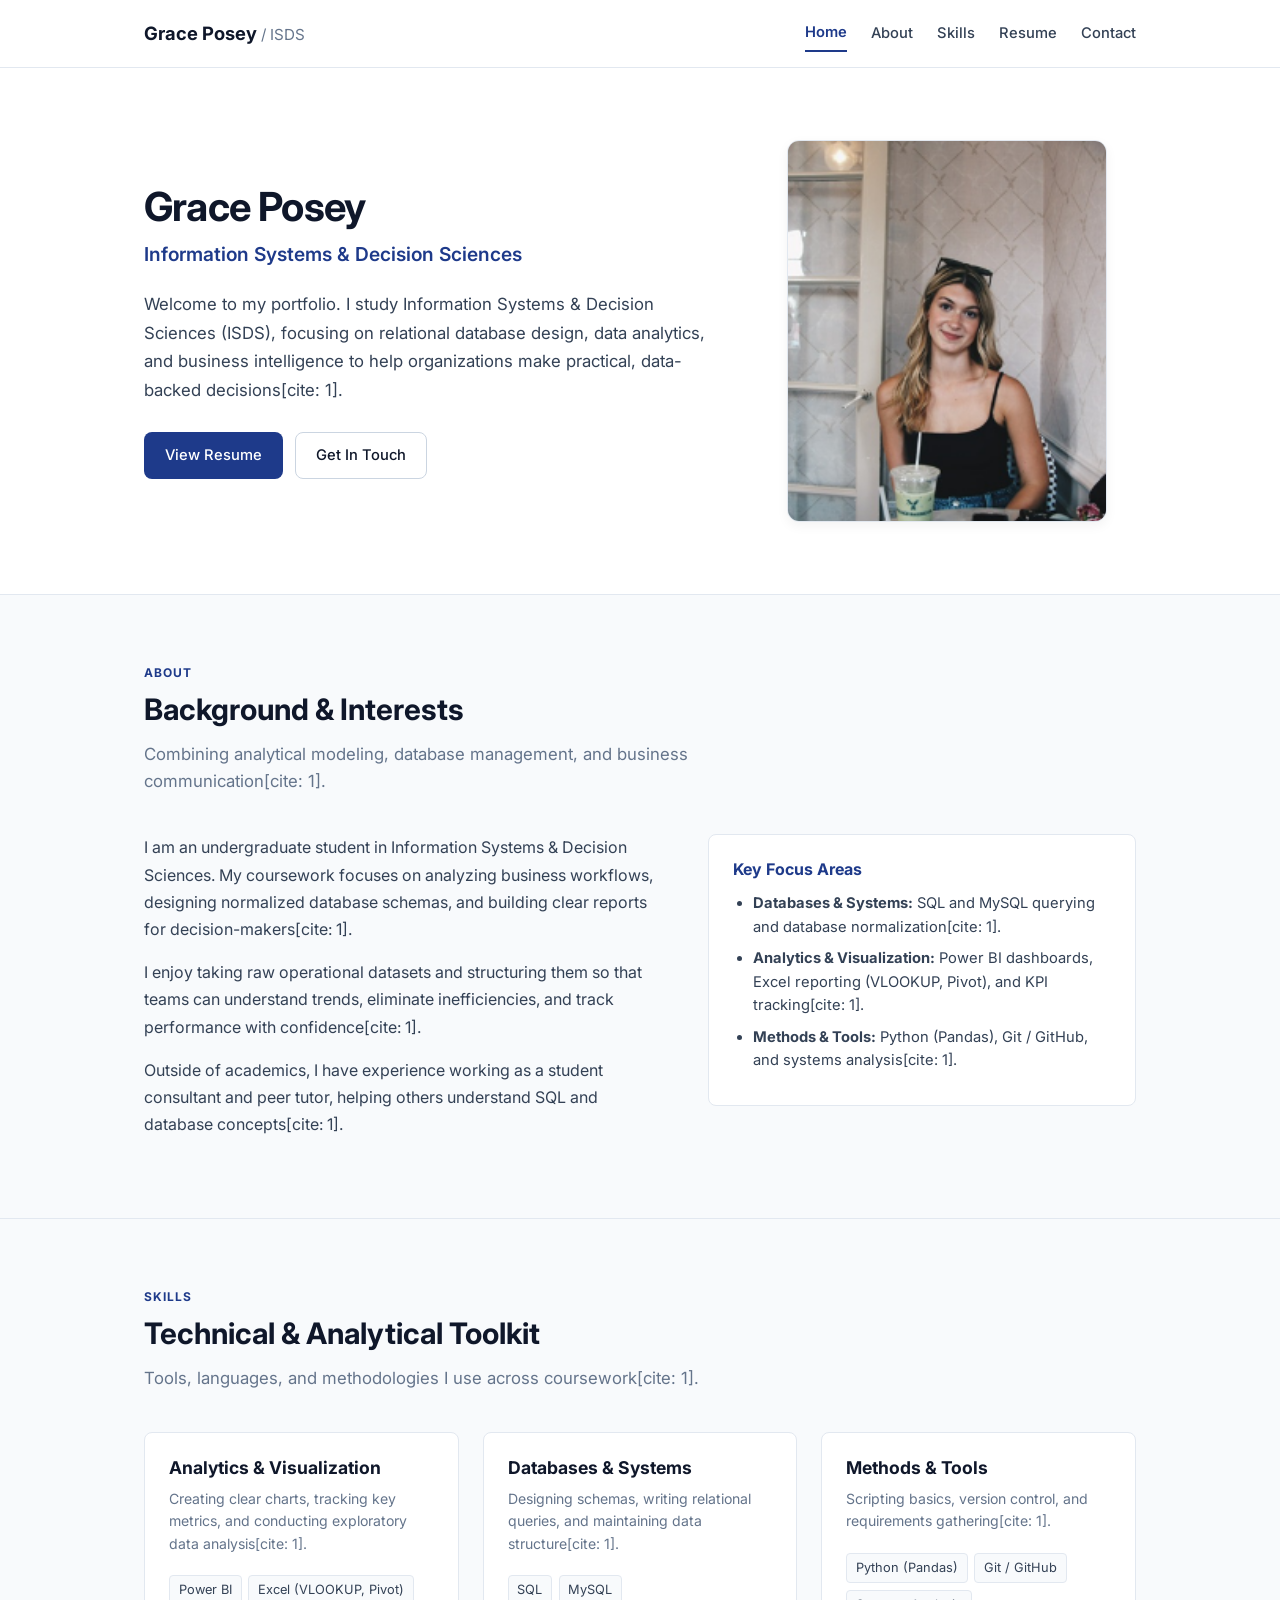
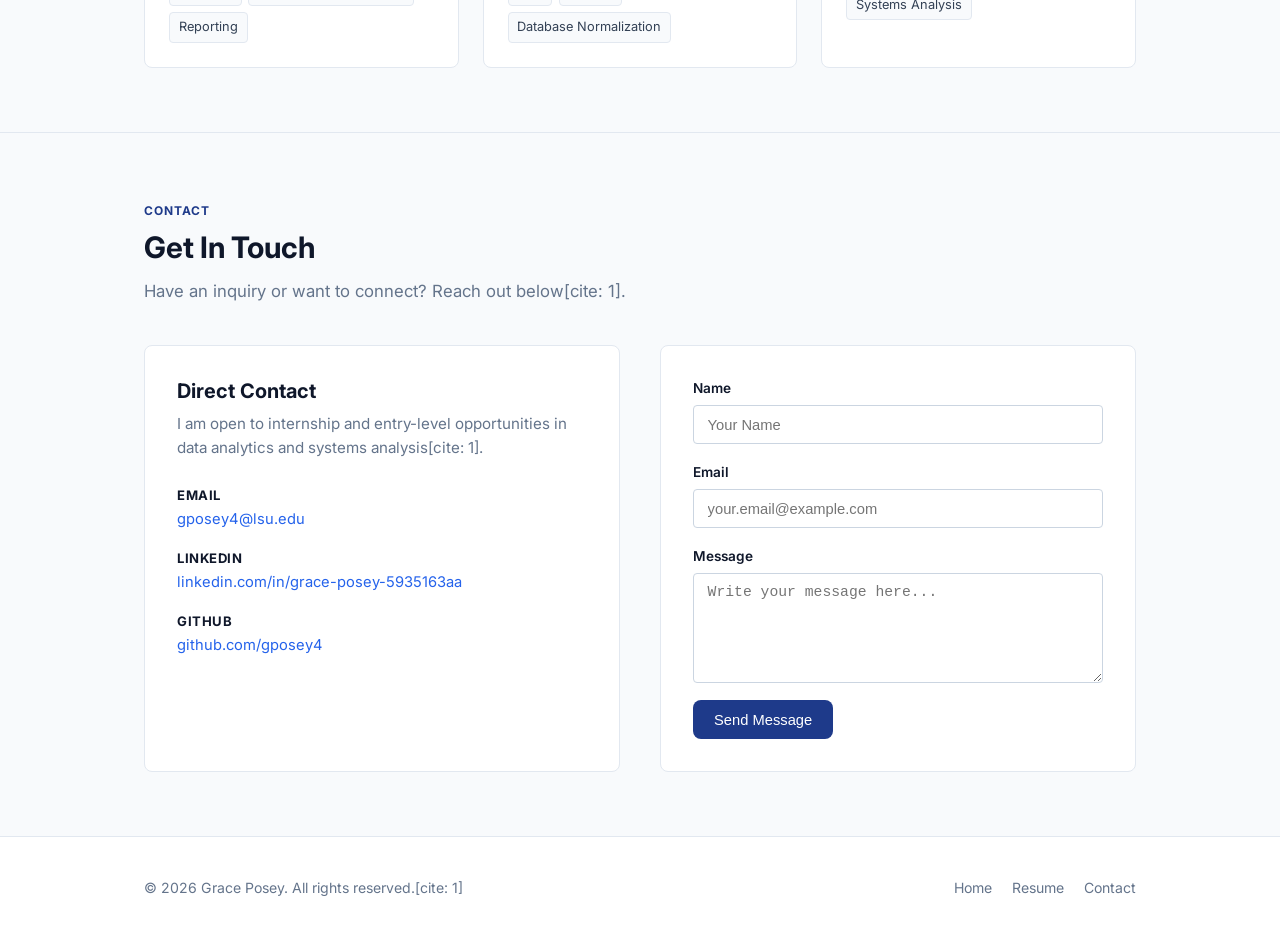
<file: index.html>
<!DOCTYPE html>
<html lang="en">
<head>
  <meta charset="UTF-8">
  <meta name="viewport" content="width=device-width, initial-scale=1.0">
  <title>Grace Posey | Information Systems &amp; Decision Sciences</title>
  <meta name="description" content="Personal portfolio and resume of Grace Posey - Information Systems & Decision Sciences student and analyst.">
  <link rel="stylesheet" href="css/style.css">
</head>
<body id="home">

  <!-- =========================================================================
       NAVIGATION
       ========================================================================= -->
  <header class="site-header">
    <div class="container nav-container">
      <a href="index.html#home" class="brand-logo">
        Grace Posey <span>/ ISDS</span>
      </a>

      <!-- Pure CSS Mobile Toggle -->
      <input type="checkbox" id="nav-toggle" class="nav-toggle" aria-label="Toggle navigation">
      <label for="nav-toggle" class="nav-toggle-label">
        <span></span>
      </label>

      <nav class="nav-menu">
        <a href="index.html#home" class="nav-link active">Home</a>
        <a href="index.html#about" class="nav-link">About</a>
        <a href="index.html#skills" class="nav-link">Skills</a>
        <a href="resume.html" class="nav-link">Resume</a>
        <a href="index.html#contact" class="nav-link">Contact</a>
      </nav>
    </div>
  </header>

  <main>
    <!-- =========================================================================
         HERO SECTION
         ========================================================================= -->
    <section class="hero-section">
      <div class="container">
        <div class="hero-grid">
          
          <div class="hero-content">
            <h1 class="hero-title">Grace Posey</h1>
            <div class="hero-subtitle">Information Systems &amp; Decision Sciences</div>
            
            <p class="hero-desc">
              Welcome to my portfolio. I study Information Systems &amp; Decision Sciences (ISDS), focusing on relational database design, data analytics, and business intelligence to help organizations make practical, data-backed decisions[cite: 1].
            </p>

            <div class="hero-cta-group">
              <a href="resume.html" class="btn btn-primary">View Resume</a>
              <a href="#contact" class="btn btn-secondary">Get In Touch</a>
            </div>
          </div>

          <div class="hero-visual">
            <div class="portrait-frame">
              <img src="images/avatar.png" alt="Grace Posey" width="320" height="380">
            </div>
          </div>

        </div>
      </div>
    </section>

    <!-- =========================================================================
         ABOUT SECTION
         ========================================================================= -->
    <section id="about">
      <div class="container">
        <span class="section-tag">About</span>
        <h2 class="section-title">Background &amp; Interests</h2>
        <p class="section-subtitle">
          Combining analytical modeling, database management, and business communication[cite: 1].
        </p>

        <div class="about-grid">
          <div class="about-content">
            <p>
              I am an undergraduate student in Information Systems &amp; Decision Sciences. My coursework focuses on analyzing business workflows, designing normalized database schemas, and building clear reports for decision-makers[cite: 1].
            </p>
            <p>
              I enjoy taking raw operational datasets and structuring them so that teams can understand trends, eliminate inefficiencies, and track performance with confidence[cite: 1].
            </p>
            <p>
              Outside of academics, I have experience working as a student consultant and peer tutor, helping others understand SQL and database concepts[cite: 1].
            </p>
          </div>

          <div class="about-bullets">
            <h4>Key Focus Areas</h4>
            <ul>
              <li><strong>Databases &amp; Systems:</strong> SQL and MySQL querying and database normalization[cite: 1].</li>
              <li><strong>Analytics &amp; Visualization:</strong> Power BI dashboards, Excel reporting (VLOOKUP, Pivot), and KPI tracking[cite: 1].</li>
              <li><strong>Methods &amp; Tools:</strong> Python (Pandas), Git / GitHub, and systems analysis[cite: 1].</li>
            </ul>
          </div>
        </div>
      </div>
    </section>

    <!-- =========================================================================
         SKILLS SECTION
         ========================================================================= -->
    <section id="skills">
      <div class="container">
        <span class="section-tag">Skills</span>
        <h2 class="section-title">Technical &amp; Analytical Toolkit</h2>
        <p class="section-subtitle">
          Tools, languages, and methodologies I use across coursework[cite: 1].
        </p>

        <div class="skills-grid">
          
          <div class="skill-category-card">
            <h3>Analytics &amp; Visualization</h3>
            <p>Creating clear charts, tracking key metrics, and conducting exploratory data analysis[cite: 1].</p>
            <div class="skill-tags">
              <span class="skill-tag">Power BI</span>
              <span class="skill-tag">Excel (VLOOKUP, Pivot)</span>
              <span class="skill-tag">Reporting</span>
            </div>
          </div>

          <div class="skill-category-card">
            <h3>Databases &amp; Systems</h3>
            <p>Designing schemas, writing relational queries, and maintaining data structure[cite: 1].</p>
            <div class="skill-tags">
              <span class="skill-tag">SQL</span>
              <span class="skill-tag">MySQL</span>
              <span class="skill-tag">Database Normalization</span>
            </div>
          </div>

          <div class="skill-category-card">
            <h3>Methods &amp; Tools</h3>
            <p>Scripting basics, version control, and requirements gathering[cite: 1].</p>
            <div class="skill-tags">
              <span class="skill-tag">Python (Pandas)</span>
              <span class="skill-tag">Git / GitHub</span>
              <span class="skill-tag">Systems Analysis</span>
            </div>
          </div>

        </div>
      </div>
    </section>

    <!-- =========================================================================
         CONTACT SECTION
         ========================================================================= -->
    <section id="contact">
      <div class="container">
        <span class="section-tag">Contact</span>
        <h2 class="section-title">Get In Touch</h2>
        <p class="section-subtitle">
          Have an inquiry or want to connect? Reach out below[cite: 1].
        </p>

        <div class="contact-grid">
          
          <div class="contact-info-card">
            <h3>Direct Contact</h3>
            <p>I am open to internship and entry-level opportunities in data analytics and systems analysis[cite: 1].</p>

            <div class="contact-channel-list">
              <div class="contact-channel-item">
                <strong>Email</strong>
                <a href="mailto:gposey4@lsu.edu">gposey4@lsu.edu</a>
              </div>
              <div class="contact-channel-item">
                <strong>LinkedIn</strong>
                <a href="https://www.linkedin.com/in/grace-posey-5935163aa/?lipi=urn%3Ali%3Apage%3Ad_flagship3_profile_view_base_contact_details%3Bi%2BPXnxjQRSqDoG2YEy2RJw%3D%3D" target="_blank" rel="noopener noreferrer">linkedin.com/in/grace-posey-5935163aa</a>
              </div>
              <div class="contact-channel-item">
                <strong>GitHub</strong>
                <a href="https://github.com/gposey4" target="_blank" rel="noopener noreferrer">github.com/gposey4</a>
              </div>
            </div>
          </div>

          <form class="contact-form" action="mailto:gposey4@lsu.edu" method="post" enctype="text/plain">
            <div class="form-group">
              <label for="name" class="form-label">Name</label>
              <input type="text" id="name" name="name" class="form-control" placeholder="Your Name" required>
            </div>

            <div class="form-group">
              <label for="email" class="form-label">Email</label>
              <input type="email" id="email" name="email" class="form-control" placeholder="your.email@example.com" required>
            </div>

            <div class="form-group">
              <label for="message" class="form-label">Message</label>
              <textarea id="message" name="message" class="form-control" placeholder="Write your message here..." required></textarea>
            </div>

            <button type="submit" class="btn btn-primary" style="align-self: flex-start;">Send Message</button>
          </form>

        </div>
      </div>
    </section>
  </main>

  <!-- =========================================================================
       FOOTER
       ========================================================================= -->
  <footer class="site-footer">
    <div class="container footer-content">
      <div>&copy; 2026 Grace Posey. All rights reserved.[cite: 1]</div>
      <div class="footer-links">
        <a href="index.html#home">Home</a>
        <a href="resume.html">Resume</a>
        <a href="index.html#contact">Contact</a>
      </div>
    </div>
  </footer>

</body>
</html>
</file>
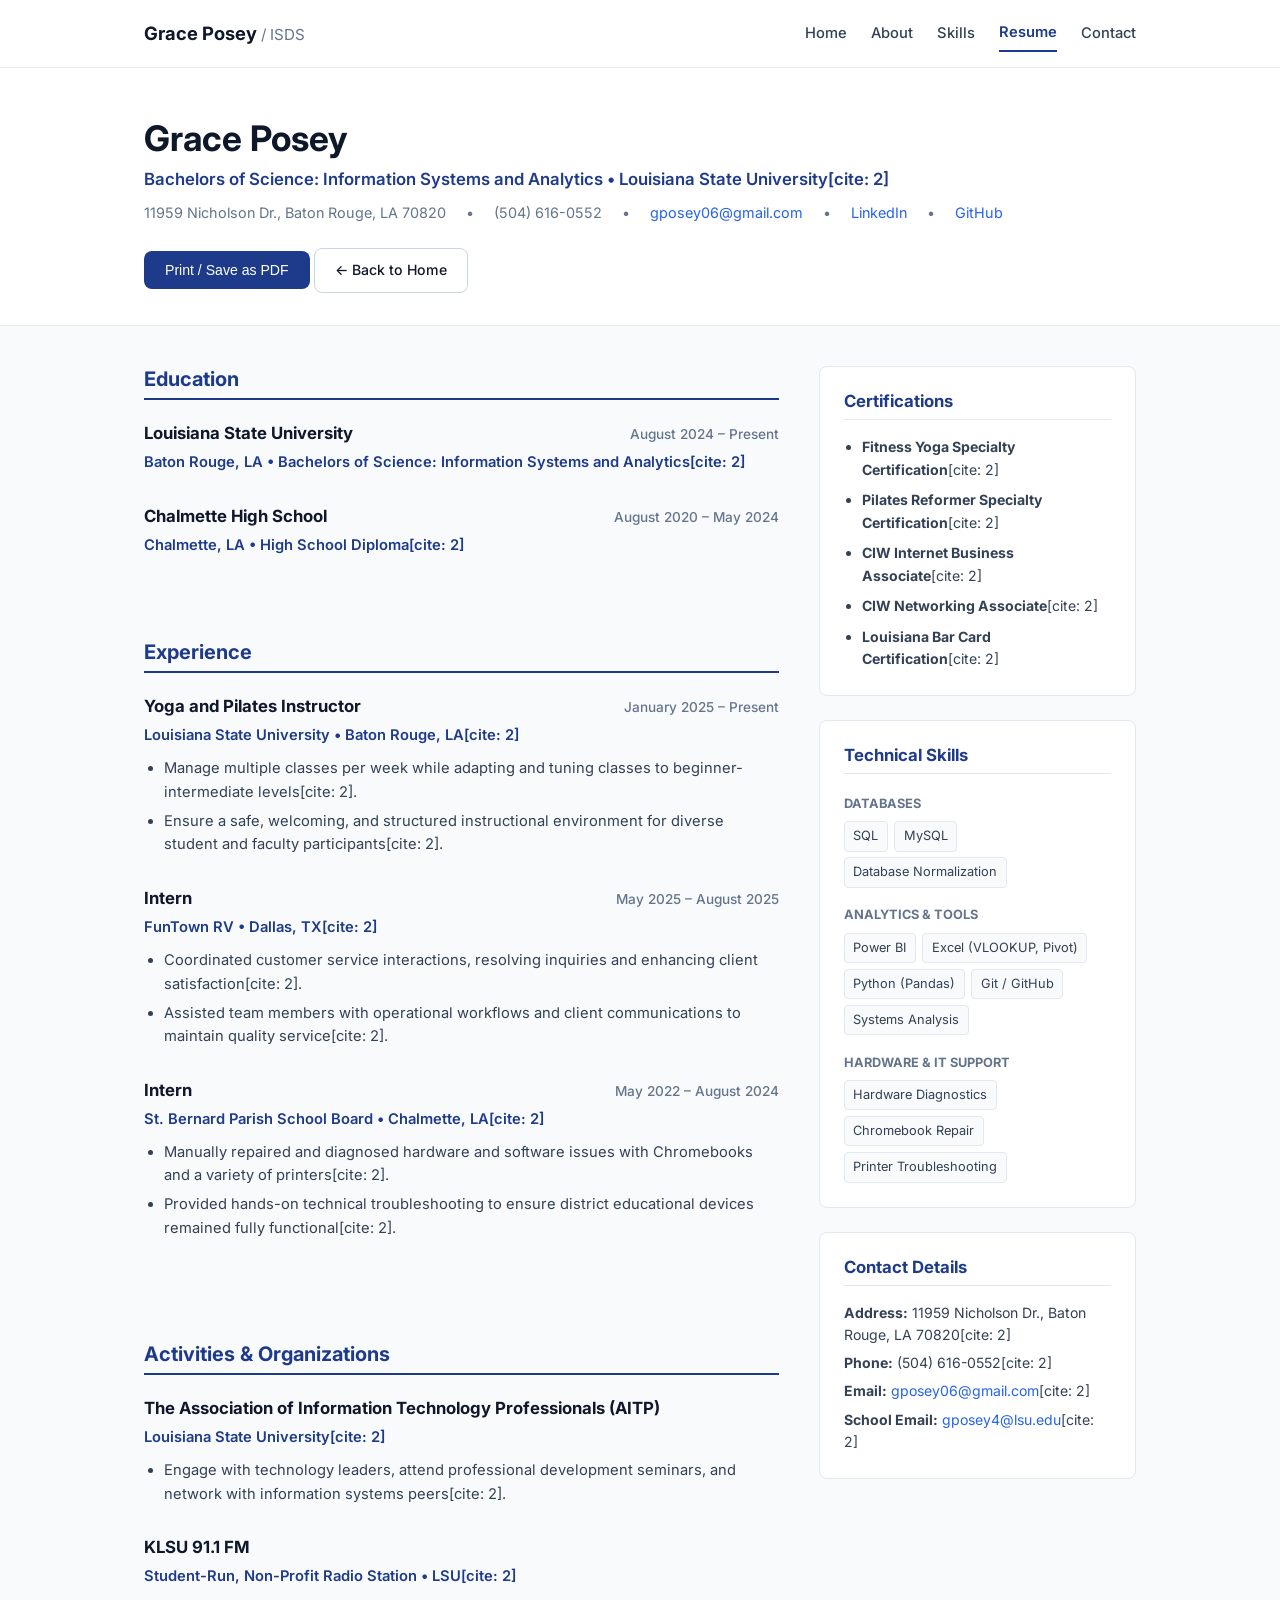
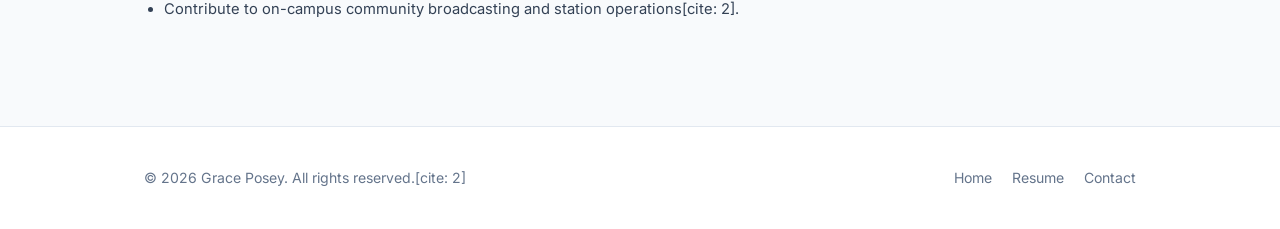
<file: resume.html>
<!DOCTYPE html>
<html lang="en">

<head>
  <meta charset="UTF-8">
  <meta name="viewport" content="width=device-width, initial-scale=1.0">
  <title>Resume | Grace Posey - Information Systems &amp; Analytics</title>
  <meta name="description"
    content="Professional resume of Grace Posey - Information Systems and Analytics student at Louisiana State University with experience in instruction, client relations, and IT support.">
  <link rel="stylesheet" href="css/style.css">
</head>

<body>

  <!-- =========================================================================
       NAVIGATION
       ========================================================================= -->
  <header class="site-header">
    <div class="container nav-container">
      <a href="index.html#home" class="brand-logo">
        Grace Posey <span>/ ISDS</span>
      </a>

      <input type="checkbox" id="nav-toggle" class="nav-toggle" aria-label="Toggle navigation">
      <label for="nav-toggle" class="nav-toggle-label">
        <span></span>
      </label>

      <nav class="nav-menu">
        <a href="index.html#home" class="nav-link">Home</a>
        <a href="index.html#about" class="nav-link">About</a>
        <a href="index.html#skills" class="nav-link">Skills</a>
        <a href="resume.html" class="nav-link active">Resume</a>
        <a href="index.html#contact" class="nav-link">Contact</a>
      </nav>
    </div>
  </header>

  <main>
    <!-- =========================================================================
         RESUME HEADER & CONTACT INFO
         ========================================================================= -->
    <header class="resume-page-header">
      <div class="container">
        <div class="resume-header-row">

          <div class="resume-candidate">
            <h1>Grace Posey</h1>
            <p>Bachelors of Science: Information Systems and Analytics &bull; Louisiana State University[cite: 2]</p>
            <div class="resume-contact-inline">
              <span>11959 Nicholson Dr., Baton Rouge, LA 70820</span> &bull;
              <span>(504) 616-0552</span> &bull;
              <span><a href="mailto:gposey06@gmail.com">gposey06@gmail.com</a></span> &bull;
              <span><a
                  href="https://www.linkedin.com/in/grace-posey-5935163aa/?lipi=urn%3Ali%3Apage%3Ad_flagship3_profile_view_base_contact_details%3Bi%2BPXnxjQRSqDoG2YEy2RJw%3D%3D"
                  target="_blank" rel="noopener noreferrer">LinkedIn</a></span> &bull;
              <span><a href="https://github.com/gposey4" target="_blank" rel="noopener noreferrer">GitHub</a></span>
            </div>
          </div>

          <div class="resume-actions">
            <button onclick="window.print()" class="btn btn-primary" style="font-size: 0.88rem;">Print / Save as
              PDF</button>
            <a href="index.html#home" class="btn btn-secondary" style="font-size: 0.88rem;">&larr; Back to Home</a>
          </div>

        </div>
      </div>
    </header>

    <!-- =========================================================================
         RESUME CONTENT
         ========================================================================= -->
    <div class="container">
      <div class="resume-body-grid">

        <!-- Main Column: Education, Experience, Activities -->
        <div class="resume-main-column">

          <!-- Education Section -->
          <section class="resume-section" style="padding: 0 0 2rem 0; border-bottom: none;">
            <h2 class="resume-section-heading">Education</h2>

            <div class="experience-item">
              <div class="experience-header">
                <span class="experience-role">Louisiana State University</span>
                <span class="experience-date">August 2024 &ndash; Present</span>
              </div>
              <div class="experience-company">Baton Rouge, LA &bull; Bachelors of Science: Information Systems and
                Analytics[cite: 2]</div>
            </div>

            <div class="experience-item" style="margin-bottom: 0;">
              <div class="experience-header">
                <span class="experience-role">Chalmette High School</span>
                <span class="experience-date">August 2020 &ndash; May 2024</span>
              </div>
              <div class="experience-company">Chalmette, LA &bull; High School Diploma[cite: 2]</div>
            </div>
          </section>

          <!-- Experience Section -->
          <section class="resume-section" style="padding: 0 0 2rem 0; border-bottom: none;">
            <h2 class="resume-section-heading">Experience</h2>

            <!-- Role 1: LSU -->
            <div class="experience-item">
              <div class="experience-header">
                <span class="experience-role">Yoga and Pilates Instructor</span>
                <span class="experience-date">January 2025 &ndash; Present</span>
              </div>
              <div class="experience-company">Louisiana State University &bull; Baton Rouge, LA[cite: 2]</div>
              <ul class="experience-bullets">
                <li>Manage multiple classes per week while adapting and tuning classes to beginner-intermediate
                  levels[cite: 2].</li>
                <li>Ensure a safe, welcoming, and structured instructional environment for diverse student and faculty
                  participants[cite: 2].</li>
              </ul>
            </div>

            <!-- Role 2: FunTown RV -->
            <div class="experience-item">
              <div class="experience-header">
                <span class="experience-role">Intern</span>
                <span class="experience-date">May 2025 &ndash; August 2025</span>
              </div>
              <div class="experience-company">FunTown RV &bull; Dallas, TX[cite: 2]</div>
              <ul class="experience-bullets">
                <li>Coordinated customer service interactions, resolving inquiries and enhancing client
                  satisfaction[cite: 2].</li>
                <li>Assisted team members with operational workflows and client communications to maintain quality
                  service[cite: 2].</li>
              </ul>
            </div>

            <!-- Role 3: St. Bernard Parish School Board -->
            <div class="experience-item">
              <div class="experience-header">
                <span class="experience-role">Intern</span>
                <span class="experience-date">May 2022 &ndash; August 2024</span>
              </div>
              <div class="experience-company">St. Bernard Parish School Board &bull; Chalmette, LA[cite: 2]</div>
              <ul class="experience-bullets">
                <li>Manually repaired and diagnosed hardware and software issues with Chromebooks and a variety of
                  printers[cite: 2].</li>
                <li>Provided hands-on technical troubleshooting to ensure district educational devices remained fully
                  functional[cite: 2].</li>
              </ul>
            </div>
          </section>

          <!-- Activities Section -->
          <section class="resume-section" style="padding: 0; border-bottom: none;">
            <h2 class="resume-section-heading">Activities &amp; Organizations</h2>

            <div class="experience-item">
              <div class="experience-header">
                <span class="experience-role">The Association of Information Technology Professionals (AITP)</span>
              </div>
              <div class="experience-company">Louisiana State University[cite: 2]</div>
              <ul class="experience-bullets">
                <li>Engage with technology leaders, attend professional development seminars, and network with
                  information systems peers[cite: 2].</li>
              </ul>
            </div>

            <div class="experience-item" style="margin-bottom: 0;">
              <div class="experience-header">
                <span class="experience-role">KLSU 91.1 FM</span>
              </div>
              <div class="experience-company">Student-Run, Non-Profit Radio Station &bull; LSU[cite: 2]</div>
              <ul class="experience-bullets">
                <li>Contribute to on-campus community broadcasting and station operations[cite: 2].</li>
              </ul>
            </div>
          </section>

        </div>

        <!-- Sidebar Column: Skills, Certifications -->
        <div class="resume-sidebar-column">

          <!-- Certifications Card -->
          <div class="resume-widget">
            <h3>Certifications</h3>
            <ul
              style="font-size: 0.88rem; line-height: 1.6; color: var(--text-body); list-style: disc; padding-left: 1.15rem;">
              <li style="margin-bottom: 0.5rem;"><strong>Fitness Yoga Specialty Certification</strong>[cite: 2]</li>
              <li style="margin-bottom: 0.5rem;"><strong>Pilates Reformer Specialty Certification</strong>[cite: 2]</li>
              <li style="margin-bottom: 0.5rem;"><strong>CIW Internet Business Associate</strong>[cite: 2]</li>
              <li style="margin-bottom: 0.5rem;"><strong>CIW Networking Associate</strong>[cite: 2]</li>
              <li><strong>Louisiana Bar Card Certification</strong>[cite: 2]</li>
            </ul>
          </div>

          <!-- Technical Skills Card -->
          <div class="resume-widget">
            <h3>Technical Skills</h3>

            <div style="margin-bottom: 0.85rem;">
              <strong style="font-size: 0.8rem; color: var(--text-muted); text-transform: uppercase;">Databases</strong>
              <div style="display: flex; flex-wrap: wrap; gap: 0.35rem; margin-top: 0.35rem;">
                <span class="skill-tag">SQL</span>
                <span class="skill-tag">MySQL</span>
                <span class="skill-tag">Database Normalization</span>
              </div>
            </div>

            <div style="margin-bottom: 0.85rem;">
              <strong style="font-size: 0.8rem; color: var(--text-muted); text-transform: uppercase;">Analytics &amp;
                Tools</strong>
              <div style="display: flex; flex-wrap: wrap; gap: 0.35rem; margin-top: 0.35rem;">
                <span class="skill-tag">Power BI</span>
                <span class="skill-tag">Excel (VLOOKUP, Pivot)</span>
                <span class="skill-tag">Python (Pandas)</span>
                <span class="skill-tag">Git / GitHub</span>
                <span class="skill-tag">Systems Analysis</span>
              </div>
            </div>

            <div>
              <strong style="font-size: 0.8rem; color: var(--text-muted); text-transform: uppercase;">Hardware &amp; IT
                Support</strong>
              <div style="display: flex; flex-wrap: wrap; gap: 0.35rem; margin-top: 0.35rem;">
                <span class="skill-tag">Hardware Diagnostics</span>
                <span class="skill-tag">Chromebook Repair</span>
                <span class="skill-tag">Printer Troubleshooting</span>
              </div>
            </div>
          </div>

          <!-- Contact Summary Widget -->
          <div class="resume-widget">
            <h3>Contact Details</h3>
            <div style="font-size: 0.88rem; line-height: 1.6; color: var(--text-body);">
              <div><strong>Address:</strong> 11959 Nicholson Dr., Baton Rouge, LA 70820[cite: 2]</div>
              <div style="margin-top: 0.35rem;"><strong>Phone:</strong> (504) 616-0552[cite: 2]</div>
              <div style="margin-top: 0.35rem;"><strong>Email:</strong> <a
                  href="mailto:gposey06@gmail.com">gposey06@gmail.com</a>[cite: 2]</div>
              <div style="margin-top: 0.35rem;"><strong>School Email:</strong> <a
                  href="mailto:gposey4@lsu.edu">gposey4@lsu.edu</a>[cite: 2]</div>
            </div>
          </div>

        </div>

      </div>
    </div>
  </main>

  <!-- =========================================================================
       FOOTER
       ========================================================================= -->
  <footer class="site-footer">
    <div class="container footer-content">
      <div>&copy; 2026 Grace Posey. All rights reserved.[cite: 2]</div>
      <div class="footer-links">
        <a href="index.html#home">Home</a>
        <a href="resume.html">Resume</a>
        <a href="index.html#contact">Contact</a>
      </div>
    </div>
  </footer>

</body>

</html>
</file>
<file: css/style.css>
/* ==========================================================================
   PERSONAL WEBSITE STYLESHEET - GRACE POSEY (ISDS)
   Clean, Minimalist, and Simple Style - Zero JavaScript
   ========================================================================== */

@import url('https://fonts.googleapis.com/css2?family=Inter:wght@400;500;600;700&display=swap');

:root {
  /* Colors */
  --bg-page: #f8fafc;
  --bg-surface: #ffffff;
  --text-main: #0f172a;
  --text-body: #334155;
  --text-muted: #64748b;
  --border-color: #e2e8f0;
  --border-darker: #cbd5e1;

  /* Accents */
  --primary: #1e3a8a;       /* Classic deep navy */
  --primary-hover: #172554;
  --primary-light: #eff6ff;
  --accent-blue: #2563eb;
  
  /* Typography */
  --font-sans: 'Inter', -apple-system, BlinkMacSystemFont, 'Segoe UI', Roboto, sans-serif;

  /* Layout */
  --max-width: 1040px;
  --header-height: 68px;
  --radius: 8px;
}

/* --- Base & Reset --- */
*, *::before, *::after {
  box-sizing: border-box;
  margin: 0;
  padding: 0;
}

html {
  font-size: 16px;
  scroll-behavior: smooth;
  scroll-padding-top: calc(var(--header-height) + 20px);
}

body {
  font-family: var(--font-sans);
  background-color: var(--bg-page);
  color: var(--text-body);
  line-height: 1.6;
  min-height: 100vh;
  display: flex;
  flex-direction: column;
}

a {
  color: var(--accent-blue);
  text-decoration: none;
  transition: color 0.15s ease;
}

a:hover {
  color: var(--primary-hover);
  text-decoration: underline;
}

img {
  max-width: 100%;
  height: auto;
  display: block;
}

ul, ol {
  list-style: none;
}

/* --- Typography --- */
h1, h2, h3, h4, h5, h6 {
  color: var(--text-main);
  font-weight: 700;
  line-height: 1.3;
}

/* --- Container & Sections --- */
.container {
  width: 100%;
  max-width: var(--max-width);
  margin: 0 auto;
  padding: 0 1.5rem;
}

section {
  padding: 4rem 0;
  border-bottom: 1px solid var(--border-color);
}

section:last-of-type {
  border-bottom: none;
}

.section-tag {
  display: inline-block;
  font-size: 0.75rem;
  font-weight: 700;
  text-transform: uppercase;
  letter-spacing: 0.08em;
  color: var(--primary);
  margin-bottom: 0.5rem;
}

.section-title {
  font-size: 1.85rem;
  margin-bottom: 0.75rem;
}

.section-subtitle {
  font-size: 1.05rem;
  color: var(--text-muted);
  max-width: 650px;
  margin-bottom: 2.5rem;
}

/* ==========================================================================
   NAVIGATION
   ========================================================================== */
.site-header {
  position: sticky;
  top: 0;
  z-index: 100;
  height: var(--header-height);
  background: var(--bg-surface);
  border-bottom: 1px solid var(--border-color);
}

.nav-container {
  display: flex;
  align-items: center;
  justify-content: space-between;
  height: 100%;
}

.brand-logo {
  font-size: 1.15rem;
  font-weight: 700;
  color: var(--text-main);
  text-decoration: none;
}

.brand-logo:hover {
  text-decoration: none;
}

.brand-logo span {
  color: var(--text-muted);
  font-weight: 400;
  font-size: 0.95rem;
}

.nav-menu {
  display: flex;
  align-items: center;
  gap: 1.5rem;
}

.nav-link {
  font-size: 0.92rem;
  font-weight: 500;
  color: var(--text-body);
  text-decoration: none;
  padding: 0.35rem 0;
  position: relative;
}

.nav-link:hover {
  color: var(--primary);
  text-decoration: none;
}

.nav-link.active {
  color: var(--primary);
  font-weight: 600;
  border-bottom: 2px solid var(--primary);
}

/* Mobile Hamburger Checkbox Hack */
.nav-toggle {
  display: none;
}

.nav-toggle-label {
  display: none;
  cursor: pointer;
  width: 36px;
  height: 36px;
  align-items: center;
  justify-content: center;
}

.nav-toggle-label span,
.nav-toggle-label span::before,
.nav-toggle-label span::after {
  content: '';
  display: block;
  width: 20px;
  height: 2px;
  background: var(--text-main);
  position: relative;
  transition: all 0.2s ease;
}

.nav-toggle-label span::before {
  top: -6px;
  position: absolute;
}

.nav-toggle-label span::after {
  top: 6px;
  position: absolute;
}

/* ==========================================================================
   BUTTONS & BADGES
   ========================================================================== */
.btn {
  display: inline-flex;
  align-items: center;
  justify-content: center;
  gap: 0.5rem;
  padding: 0.65rem 1.25rem;
  font-size: 0.92rem;
  font-weight: 500;
  border-radius: var(--radius);
  border: 1px solid transparent;
  cursor: pointer;
  text-decoration: none !important;
  transition: background-color 0.15s ease, border-color 0.15s ease;
}

.btn-primary {
  background: var(--primary);
  color: #ffffff !important;
}

.btn-primary:hover {
  background: var(--primary-hover);
}

.btn-secondary {
  background: var(--bg-surface);
  color: var(--text-main) !important;
  border-color: var(--border-darker);
}

.btn-secondary:hover {
  background: #f1f5f9;
  border-color: #94a3b8;
}

.badge {
  display: inline-block;
  padding: 0.25rem 0.6rem;
  font-size: 0.75rem;
  font-weight: 600;
  border-radius: 4px;
  background: var(--primary-light);
  color: var(--primary);
  border: 1px solid #dbeafe;
}

/* ==========================================================================
   HERO SECTION
   ========================================================================== */
.hero-section {
  padding: 4.5rem 0;
  background: var(--bg-surface);
}

.hero-grid {
  display: grid;
  grid-template-columns: 1.2fr 0.8fr;
  gap: 3rem;
  align-items: center;
}

.hero-title {
  font-size: 2.5rem;
  letter-spacing: -0.02em;
  margin-bottom: 0.5rem;
  line-height: 1.2;
}

.hero-subtitle {
  font-size: 1.2rem;
  color: var(--primary);
  font-weight: 600;
  margin-bottom: 1.25rem;
}

.hero-desc {
  font-size: 1.05rem;
  color: var(--text-body);
  line-height: 1.7;
  margin-bottom: 1.75rem;
}

.hero-cta-group {
  display: flex;
  flex-wrap: wrap;
  gap: 0.75rem;
}

/* Portrait Frame - Simple & Clean */
.hero-visual {
  display: flex;
  justify-content: center;
}

.portrait-frame {
  width: 100%;
  max-width: 320px;
  border-radius: 12px;
  overflow: hidden;
  border: 1px solid var(--border-color);
  box-shadow: 0 4px 12px rgba(0, 0, 0, 0.05);
  background: var(--bg-surface);
}

.portrait-frame img {
  width: 100%;
  height: 380px;
  object-fit: cover;
  object-position: center 20%;
  display: block;
}

/* ==========================================================================
   ABOUT SECTION
   ========================================================================== */
.about-grid {
  display: grid;
  grid-template-columns: 1.1fr 0.9fr;
  gap: 2.5rem;
  align-items: start;
}

.about-content p {
  margin-bottom: 1rem;
  font-size: 1rem;
  line-height: 1.7;
}

.about-bullets {
  background: var(--bg-surface);
  border: 1px solid var(--border-color);
  border-radius: var(--radius);
  padding: 1.5rem;
}

.about-bullets h4 {
  font-size: 1rem;
  margin-bottom: 0.75rem;
  color: var(--primary);
}

.about-bullets ul {
  list-style: disc;
  padding-left: 1.25rem;
}

.about-bullets li {
  font-size: 0.92rem;
  margin-bottom: 0.5rem;
  color: var(--text-body);
}

/* ==========================================================================
   SKILLS SECTION
   ========================================================================== */
.skills-grid {
  display: grid;
  grid-template-columns: repeat(3, 1fr);
  gap: 1.5rem;
}

.skill-category-card {
  background: var(--bg-surface);
  border: 1px solid var(--border-color);
  border-radius: var(--radius);
  padding: 1.5rem;
}

.skill-category-card h3 {
  font-size: 1.1rem;
  margin-bottom: 0.5rem;
}

.skill-category-card p {
  font-size: 0.88rem;
  color: var(--text-muted);
  margin-bottom: 1.25rem;
}

.skill-tags {
  display: flex;
  flex-wrap: wrap;
  gap: 0.4rem;
}

.skill-tag {
  font-size: 0.8rem;
  padding: 0.25rem 0.55rem;
  background: var(--bg-page);
  border: 1px solid var(--border-color);
  border-radius: 4px;
  color: var(--text-body);
}

/* ==========================================================================
   CONTACT SECTION
   ========================================================================== */
.contact-grid {
  display: grid;
  grid-template-columns: 1fr 1fr;
  gap: 2.5rem;
}

.contact-info-card {
  background: var(--bg-surface);
  border: 1px solid var(--border-color);
  border-radius: var(--radius);
  padding: 2rem;
}

.contact-info-card h3 {
  font-size: 1.25rem;
  margin-bottom: 0.5rem;
}

.contact-info-card p {
  color: var(--text-muted);
  font-size: 0.95rem;
  margin-bottom: 1.5rem;
}

.contact-channel-list {
  display: flex;
  flex-direction: column;
  gap: 1rem;
}

.contact-channel-item {
  display: flex;
  flex-direction: column;
  font-size: 0.92rem;
}

.contact-channel-item strong {
  color: var(--text-main);
  font-size: 0.82rem;
  text-transform: uppercase;
  letter-spacing: 0.04em;
  margin-bottom: 0.15rem;
}

.contact-channel-item a {
  color: var(--accent-blue);
}

/* Simple Contact Form */
.contact-form {
  background: var(--bg-surface);
  border: 1px solid var(--border-color);
  border-radius: var(--radius);
  padding: 2rem;
  display: flex;
  flex-direction: column;
  gap: 1.1rem;
}

.form-group {
  display: flex;
  flex-direction: column;
  gap: 0.35rem;
}

.form-label {
  font-size: 0.85rem;
  font-weight: 600;
  color: var(--text-main);
}

.form-control {
  width: 100%;
  padding: 0.65rem 0.85rem;
  background: #ffffff;
  border: 1px solid var(--border-darker);
  border-radius: 4px;
  color: var(--text-main);
  font-size: 0.92rem;
}

.form-control:focus {
  outline: none;
  border-color: var(--primary);
  box-shadow: 0 0 0 2px rgba(30, 58, 138, 0.15);
}

textarea.form-control {
  min-height: 110px;
  resize: vertical;
}

/* ==========================================================================
   RESUME PAGE STYLES - Simple & Professional
   ========================================================================== */
.resume-page-header {
  padding: 3rem 0 2rem 0;
  background: var(--bg-surface);
  border-bottom: 1px solid var(--border-color);
}

.resume-header-row {
  display: flex;
  justify-content: space-between;
  align-items: flex-start;
  gap: 1.5rem;
  flex-wrap: wrap;
}

.resume-candidate h1 {
  font-size: 2.2rem;
  margin-bottom: 0.25rem;
}

.resume-candidate p {
  font-size: 1.05rem;
  color: var(--primary);
  font-weight: 600;
  margin-bottom: 0.5rem;
}

.resume-contact-inline {
  display: flex;
  flex-wrap: wrap;
  gap: 1.25rem;
  font-size: 0.9rem;
  color: var(--text-muted);
}

.resume-body-grid {
  display: grid;
  grid-template-columns: 2fr 1fr;
  gap: 2.5rem;
  padding: 2.5rem 0 4rem 0;
}

.resume-section {
  margin-bottom: 2.5rem;
}

.resume-section-heading {
  font-size: 1.25rem;
  margin-bottom: 1.25rem;
  padding-bottom: 0.4rem;
  border-bottom: 2px solid var(--primary);
  color: var(--primary);
}

/* Timeline/List for Experience */
.experience-item {
  margin-bottom: 1.75rem;
}

.experience-header {
  display: flex;
  justify-content: space-between;
  align-items: baseline;
  flex-wrap: wrap;
  gap: 0.5rem;
  margin-bottom: 0.25rem;
}

.experience-role {
  font-size: 1.05rem;
  font-weight: 700;
  color: var(--text-main);
}

.experience-date {
  font-size: 0.85rem;
  color: var(--text-muted);
  font-weight: 500;
}

.experience-company {
  font-size: 0.92rem;
  color: var(--primary);
  font-weight: 600;
  margin-bottom: 0.6rem;
}

.experience-bullets {
  list-style-type: disc;
  padding-left: 1.25rem;
  color: var(--text-body);
  font-size: 0.92rem;
  line-height: 1.6;
}

.experience-bullets li {
  margin-bottom: 0.35rem;
}

/* Resume Sidebar */
.resume-widget {
  background: var(--bg-surface);
  border: 1px solid var(--border-color);
  border-radius: var(--radius);
  padding: 1.5rem;
  margin-bottom: 1.5rem;
}

.resume-widget h3 {
  font-size: 1.05rem;
  margin-bottom: 1rem;
  color: var(--primary);
  border-bottom: 1px solid var(--border-color);
  padding-bottom: 0.4rem;
}

.education-item {
  margin-bottom: 1rem;
}

.education-item h4 {
  font-size: 0.95rem;
  color: var(--text-main);
}

.education-item .institution {
  font-size: 0.88rem;
  color: var(--text-muted);
}

.education-item .subtext {
  font-size: 0.82rem;
  color: var(--primary);
  font-weight: 600;
  margin-top: 0.2rem;
}

.case-study-article h2 {
  font-size: 1.35rem;
  margin: 2rem 0 0.75rem 0;
  color: var(--primary);
}

.case-study-article h2:first-child {
  margin-top: 0;
}

.case-study-article p {
  font-size: 0.98rem;
  line-height: 1.7;
  color: var(--text-body);
  margin-bottom: 1rem;
}

.case-study-article ul {
  list-style-type: disc;
  padding-left: 1.25rem;
  margin-bottom: 1.5rem;
  color: var(--text-body);
}

.case-study-article li {
  margin-bottom: 0.4rem;
  font-size: 0.95rem;
}

/* Simple Architecture Steps */
.pipeline-steps {
  display: grid;
  grid-template-columns: repeat(3, 1fr);
  gap: 1rem;
  margin: 1.5rem 0;
}

.pipeline-step {
  background: var(--bg-surface);
  border: 1px solid var(--border-color);
  border-radius: var(--radius);
  padding: 1rem;
}

.step-num {
  font-size: 0.75rem;
  font-weight: 700;
  color: var(--primary);
  margin-bottom: 0.25rem;
}

.pipeline-step h4 {
  font-size: 0.92rem;
  margin-bottom: 0.35rem;
}

.pipeline-step p {
  font-size: 0.82rem;
  color: var(--text-muted);
  line-height: 1.5;
  margin-bottom: 0;
}

/* Outcomes List / Cards */
.outcomes-grid {
  display: grid;
  grid-template-columns: repeat(3, 1fr);
  gap: 1rem;
  margin: 1.5rem 0;
}

.outcome-card {
  background: var(--bg-surface);
  border: 1px solid var(--border-color);
  border-radius: var(--radius);
  padding: 1.25rem;
  text-align: center;
}

.outcome-card .number {
  font-size: 1.85rem;
  font-weight: 700;
  color: var(--primary);
  margin-bottom: 0.2rem;
}

.outcome-card .label {
  font-size: 0.82rem;
  color: var(--text-muted);
}

.tech-item {
  display: flex;
  justify-content: space-between;
  font-size: 0.88rem;
  padding: 0.35rem 0;
  border-bottom: 1px dashed var(--border-color);
}

.tech-item:last-child {
  border-bottom: none;
}

/* ==========================================================================
   FOOTER
   ========================================================================== */
.site-footer {
  margin-top: auto;
  background: var(--bg-surface);
  border-top: 1px solid var(--border-color);
  padding: 2.5rem 0;
  font-size: 0.88rem;
  color: var(--text-muted);
}

.footer-content {
  display: flex;
  justify-content: space-between;
  align-items: center;
  flex-wrap: wrap;
  gap: 1rem;
}

.footer-links {
  display: flex;
  gap: 1.25rem;
}

.footer-links a {
  color: var(--text-muted);
}

.footer-links a:hover {
  color: var(--primary);
}

/* ==========================================================================
   RESPONSIVE MEDIA QUERIES
   ========================================================================== */
@media (max-width: 860px) {
  .hero-grid,
  .about-grid,
  .resume-body-grid,
  .contact-grid {
    grid-template-columns: 1fr;
    gap: 2rem;
  }

  .skills-grid,
  .pipeline-steps,
  .outcomes-grid {
    grid-template-columns: 1fr;
  }

  .hero-visual {
    order: -1;
  }

  .portrait-frame {
    max-width: 260px;
    margin: 0 auto;
  }

  .portrait-frame img {
    height: 300px;
  }

  /* Hamburger Menu Activation */
  .nav-toggle-label {
    display: flex;
  }

  .nav-menu {
    position: fixed;
    top: var(--header-height);
    left: 0;
    right: 0;
    background: var(--bg-surface);
    border-bottom: 1px solid var(--border-color);
    flex-direction: column;
    align-items: flex-start;
    padding: 1.25rem 1.5rem;
    gap: 1rem;
    display: none;
  }

  .nav-toggle:checked ~ .nav-menu {
    display: flex;
  }
}

/* ==========================================================================
   PRINT STYLESHEET
   ========================================================================== */
@media print {
  body {
    background: #ffffff !important;
    color: #000000 !important;
  }

  .site-header,
  .site-footer,
  .resume-actions,
  .btn,
  .nav-toggle,
  .nav-toggle-label {
    display: none !important;
  }

  .resume-page-header {
    border-bottom: 2px solid #000 !important;
    padding: 0 0 1rem 0 !important;
  }

  .resume-body-grid {
    grid-template-columns: 1fr !important;
    padding: 1rem 0 !important;
  }

  .resume-section-heading {
    color: #000 !important;
    border-bottom: 1px solid #000 !important;
  }

  .resume-widget {
    border: none !important;
    padding: 0 !important;
  }
}
</file>
